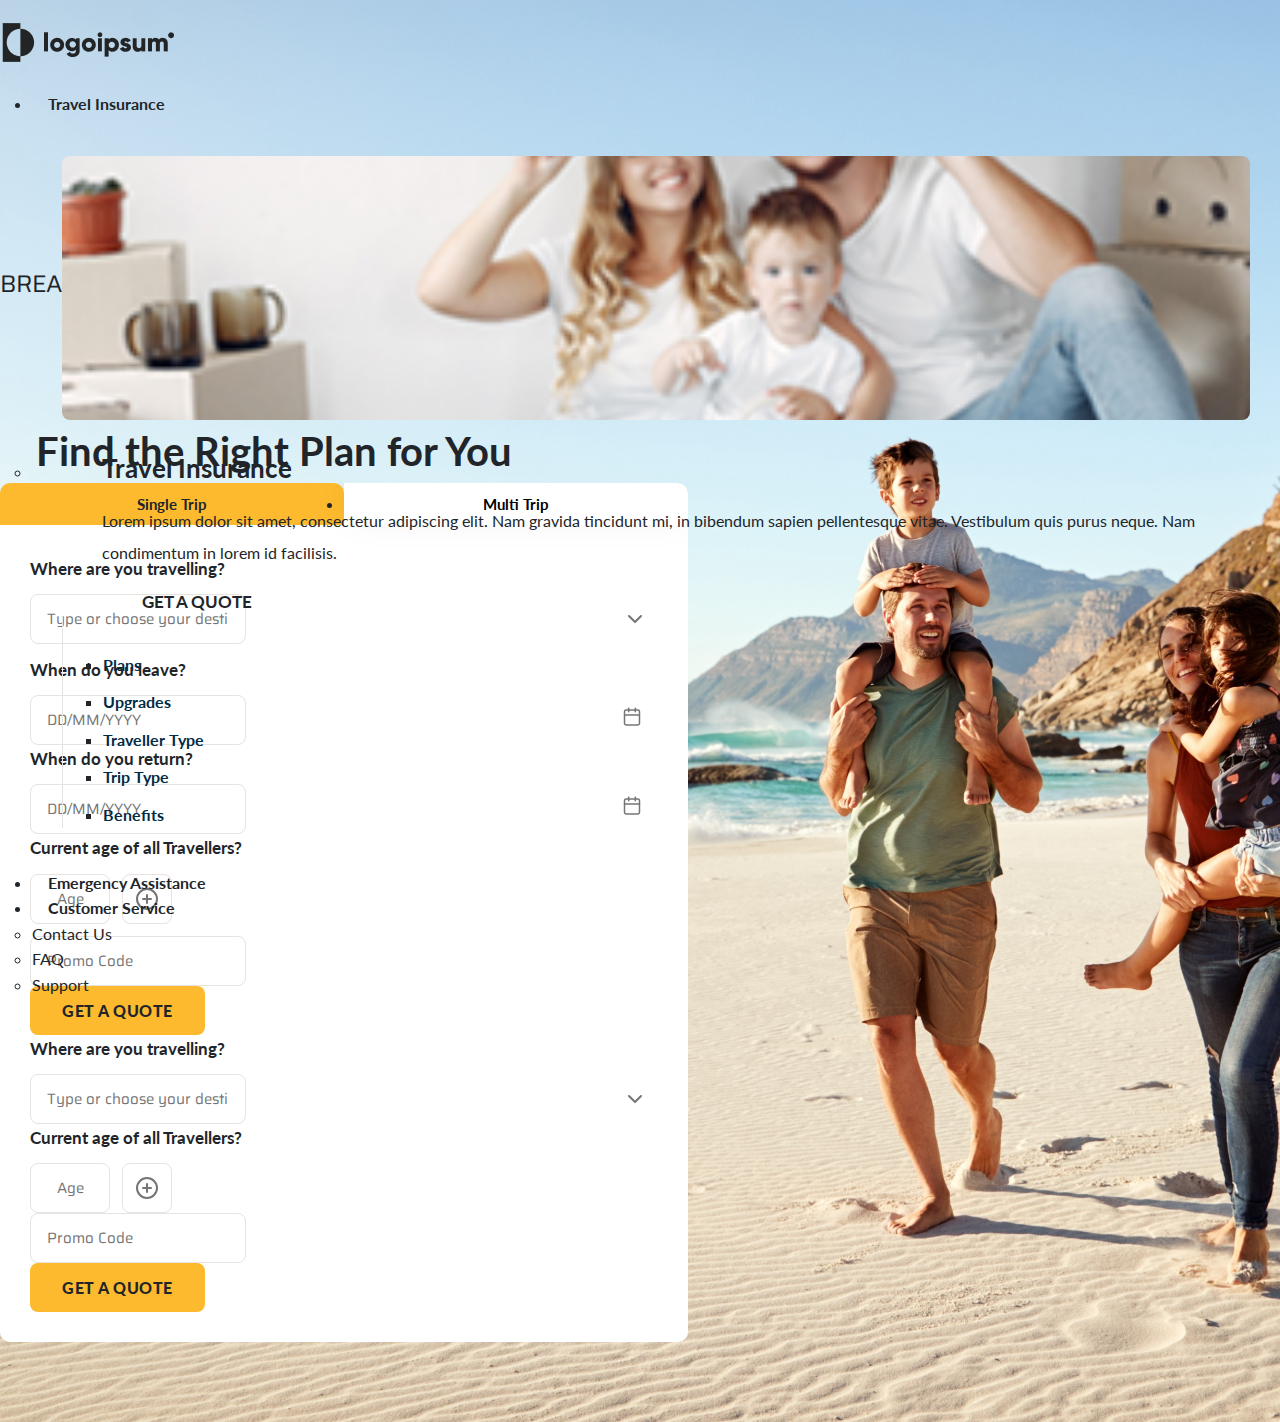
<file: Contest task/index.html>
<!DOCTYPE html>
<html lang="en">
  <head>
    <meta charset="UTF-8" />
    <meta name="viewport" content="width=device-width, initial-scale=1.0" />
    <meta
      name="description"
      content="Breaking the limits of traditional travel insurance. Find the right plan for your journey with comprehensive coverage and competitive rates."
    />
    <meta
      name="keywords"
      content="travel insurance, trip insurance, travel coverage, international travel insurance"
    />

    <meta name="author" content="Eng.Loay" />

    <title>Travel Insurance - Breaking the Limits</title>

    <!-- Preconnect to external domains -->
    <link rel="preconnect" href="https://fonts.googleapis.com" />
    <link rel="preconnect" href="https://fonts.gstatic.com" crossorigin />
    <link rel="preconnect" href="https://cdn.jsdelivr.net" />

    <link
      href="https://cdn.jsdelivr.net/npm/bootstrap@5.3.2/dist/css/bootstrap.min.css"
      rel="stylesheet"
      integrity="sha384-T3c6CoIi6uLrA9TneNEoa7RxnatzjcDSCmG1MXxSR1GAsXEV/Dwwykc2MPK8M2HN"
      crossorigin="anonymous"
    />

    <link
      href="https://fonts.googleapis.com/css2?family=Lato:wght@400;600;700;900&family=Saira:wght@400&display=swap"
      rel="stylesheet"
    />

    <link rel="stylesheet" href="assets/css/style.css" />
  </head>
  <body>
    <header class="main-header">
      <nav class="navbar navbar-expand-lg navbar-dark">
        <div class="container-fluid px-lg-5">
          <a class="navbar-brand" href="#" aria-label="Travel Insurance Home">
            <img
              src="assets/images/logo-6 (1).png"
              alt="Travel Insurance Logo"
              class="logo-img"
              width="177"
              height="45"
            />
          </a>

          <button
            class="navbar-toggler"
            type="button"
            data-bs-toggle="collapse"
            data-bs-target="#mainNavigation"
            aria-controls="mainNavigation"
            aria-expanded="false"
            aria-label="Toggle navigation"
          >
            <span class="navbar-toggler-icon"></span>
          </button>

          <div class="collapse navbar-collapse" id="mainNavigation">
            <ul class="navbar-nav ms-auto align-items-lg-center">
              <li class="nav-item dropdown">
                <a
                  class="nav-link dropdown-toggle active"
                  href="#"
                  id="travelInsuranceDropdown"
                  role="button"
                  data-bs-toggle="dropdown"
                  aria-expanded="false"
                >
                  Travel Insurance
                </a>
                <ul
                  class="dropdown-menu mega-menu"
                  aria-labelledby="travelInsuranceDropdown"
                >
                  <li class="mega-menu-content">
                    <div class="row g-0">
                      <div class="col-lg-4">
                        <img
                          src="assets/images/image 1.png"
                          alt="Family Travel Insurance"
                          class="mega-menu-image img-fluid"
                        />
                      </div>
                      <div class="col-lg-5">
                        <div class="mega-menu-info">
                          <h3 class="mega-menu-title">Travel Insurance</h3>
                          <p class="mega-menu-description">
                            Lorem ipsum dolor sit amet, consectetur adipiscing
                            elit. Nam gravida tincidunt mi, in bibendum sapien
                            pellentesque vitae. Vestibulum quis purus neque. Nam
                            condimentum in lorem id facilisis.
                          </p>
                          <a
                            href="#quote-form"
                            class="btn btn-primary mega-menu-cta"
                            >GET A QUOTE</a
                          >
                        </div>
                      </div>
                      <div class="col-lg-3">
                        <div class="mega-menu-links">
                          <ul class="list-unstyled">
                            <li><a href="#plans">Plans</a></li>
                            <li><a href="#upgrades">Upgrades</a></li>
                            <li>
                              <a href="#traveller-type">Traveller Type</a>
                            </li>
                            <li><a href="#trip-type">Trip Type</a></li>
                            <li><a href="#benefits">Benefits</a></li>
                          </ul>
                        </div>
                      </div>
                    </div>
                  </li>
                </ul>
              </li>
              <li class="nav-item">
                <a class="nav-link" href="#emergency">Emergency Assistance</a>
              </li>
              <li class="nav-item dropdown">
                <a
                  class="nav-link dropdown-toggle"
                  href="#"
                  id="customerServiceDropdown"
                  role="button"
                  data-bs-toggle="dropdown"
                  aria-expanded="false"
                >
                  Customer Service
                </a>
                <ul
                  class="dropdown-menu"
                  aria-labelledby="customerServiceDropdown"
                >
                  <li>
                    <a class="dropdown-item" href="#contact">Contact Us</a>
                  </li>
                  <li><a class="dropdown-item" href="#faq">FAQ</a></li>
                  <li><a class="dropdown-item" href="#support">Support</a></li>
                </ul>
              </li>
            </ul>
          </div>
        </div>
      </nav>
    </header>

    <section class="hero-section">
      <div class="hero-background">
        <img
          src="assets/images/HeroImage.jpeg"
          alt="Travel Destination"
          class="hero-image"
          loading="eager"
        />
        <div class="hero-overlay"></div>
      </div>

      <div class="container hero-content">
        <div class="row justify-content-center">
          <div class="col-12 text-center">
            <h1 class="hero-title">
              BREAKING THE LIMITS OF TRADITIONAL TRAVEL INSURANCE
            </h1>
            <h2 class="hero-subtitle m-4">Find the Right Plan for You</h2>
          </div>
        </div>

        <div class="row justify-content-center">
          <div class="col-10 col-md-9 col-lg-5 col-xl-4 me-5">
            <div class="quote-form-wrapper m-3" id="quote-form">
              <ul
                class="nav nav-tabs trip-type-tabs"
                id="tripTypeTabs"
                role="tablist"
              >
                <li class="nav-item" role="presentation">
                  <button
                    class="nav-link active"
                    id="single-trip-tab"
                    data-bs-toggle="tab"
                    data-bs-target="#single-trip"
                    type="button"
                    role="tab"
                    aria-controls="single-trip"
                    aria-selected="true"
                  >
                    Single Trip
                  </button>
                </li>
                <li class="nav-item" role="presentation">
                  <button
                    class="nav-link"
                    id="multi-trip-tab"
                    data-bs-toggle="tab"
                    data-bs-target="#multi-trip"
                    type="button"
                    role="tab"
                    aria-controls="multi-trip"
                    aria-selected="false"
                  >
                    Multi Trip
                  </button>
                </li>
              </ul>

              <div class="tab-content quote-form-content" id="tripTypeContent">
                <div
                  class="tab-pane fade show active"
                  id="single-trip"
                  role="tabpanel"
                  aria-labelledby="single-trip-tab"
                >
                  <form id="quoteForm" class="quote-form" novalidate>
                    <div class="form-group mb-4">
                      <label for="destination-input" class="form-label"
                        >Where are you travelling?</label
                      >
                      <div class="destination-input-wrapper">
                        <input
                          type="text"
                          class="form-control destination-input"
                          id="destination-input"
                          placeholder="Type or choose your destinations"
                          autocomplete="off"
                        />
                        <button
                          type="button"
                          class="btn-dropdown-toggle"
                          id="destination-dropdown-btn"
                          aria-label="Open destination dropdown"
                          aria-expanded="false"
                        >
                          <svg
                            width="24"
                            height="24"
                            viewBox="0 0 24 24"
                            fill="none"
                            xmlns="http://www.w3.org/2000/svg"
                          >
                            <path
                              d="M6 9L12 15L18 9"
                              stroke="currentColor"
                              stroke-width="2"
                              stroke-linecap="round"
                              stroke-linejoin="round"
                            />
                          </svg>
                        </button>
                        <div
                          class="destination-dropdown"
                          id="destination-dropdown"
                        >
                          <div class="destination-search">
                            <input
                              type="text"
                              class="form-control form-control-sm"
                              id="destination-search"
                              placeholder="Search destinations..."
                            />
                          </div>
                          <ul
                            class="destination-list"
                            id="destination-list"
                          ></ul>
                        </div>
                      </div>
                      <div
                        class="selected-destinations"
                        id="selected-destinations"
                      ></div>
                    </div>

                    <div class="form-group mb-4">
                      <label for="departure-date" class="form-label"
                        >When do you leave?</label
                      >
                      <div class="date-input-wrapper">
                        <input
                          type="text"
                          class="form-control date-input"
                          id="departure-date"
                          placeholder="DD/MM/YYYY"
                          autocomplete="off"
                        />
                        <span class="calendar-icon">
                          <svg
                            width="20"
                            height="20"
                            viewBox="0 0 20 20"
                            fill="none"
                            xmlns="http://www.w3.org/2000/svg"
                          >
                            <path
                              d="M15.8333 3.33334H4.16667C3.24619 3.33334 2.5 4.07953 2.5 5.00001V16.6667C2.5 17.5872 3.24619 18.3333 4.16667 18.3333H15.8333C16.7538 18.3333 17.5 17.5872 17.5 16.6667V5.00001C17.5 4.07953 16.7538 3.33334 15.8333 3.33334Z"
                              stroke="currentColor"
                              stroke-width="1.5"
                              stroke-linecap="round"
                              stroke-linejoin="round"
                            />
                            <path
                              d="M13.3333 1.66666V4.99999"
                              stroke="currentColor"
                              stroke-width="1.5"
                              stroke-linecap="round"
                              stroke-linejoin="round"
                            />
                            <path
                              d="M6.66667 1.66666V4.99999"
                              stroke="currentColor"
                              stroke-width="1.5"
                              stroke-linecap="round"
                              stroke-linejoin="round"
                            />
                            <path
                              d="M2.5 8.33334H17.5"
                              stroke="currentColor"
                              stroke-width="1.5"
                              stroke-linecap="round"
                              stroke-linejoin="round"
                            />
                          </svg>
                        </span>
                      </div>
                    </div>

                    <div class="form-group mb-4">
                      <label for="return-date" class="form-label"
                        >When do you return?</label
                      >
                      <div class="date-input-wrapper">
                        <input
                          type="text"
                          class="form-control date-input"
                          id="return-date"
                          placeholder="DD/MM/YYYY"
                          autocomplete="off"
                        />
                        <span class="calendar-icon">
                          <svg
                            width="20"
                            height="20"
                            viewBox="0 0 20 20"
                            fill="none"
                            xmlns="http://www.w3.org/2000/svg"
                          >
                            <path
                              d="M15.8333 3.33334H4.16667C3.24619 3.33334 2.5 4.07953 2.5 5.00001V16.6667C2.5 17.5872 3.24619 18.3333 4.16667 18.3333H15.8333C16.7538 18.3333 17.5 17.5872 17.5 16.6667V5.00001C17.5 4.07953 16.7538 3.33334 15.8333 3.33334Z"
                              stroke="currentColor"
                              stroke-width="1.5"
                              stroke-linecap="round"
                              stroke-linejoin="round"
                            />
                            <path
                              d="M13.3333 1.66666V4.99999"
                              stroke="currentColor"
                              stroke-width="1.5"
                              stroke-linecap="round"
                              stroke-linejoin="round"
                            />
                            <path
                              d="M6.66667 1.66666V4.99999"
                              stroke="currentColor"
                              stroke-width="1.5"
                              stroke-linecap="round"
                              stroke-linejoin="round"
                            />
                            <path
                              d="M2.5 8.33334H17.5"
                              stroke="currentColor"
                              stroke-width="1.5"
                              stroke-linecap="round"
                              stroke-linejoin="round"
                            />
                          </svg>
                        </span>
                      </div>
                    </div>

                    <div class="form-group mb-4">
                      <label for="traveller-age" class="form-label"
                        >Current age of all Travellers?</label
                      >
                      <div class="age-input-group">
                        <input
                          type="number"
                          class="form-control age-input"
                          id="traveller-age"
                          min="0"
                          max="120"
                          placeholder="Age"
                        />
                        <button
                          type="button"
                          class="btn-add-age"
                          id="add-age-btn"
                          aria-label="Add another traveller"
                        >
                          <svg
                            width="24"
                            height="24"
                            viewBox="0 0 24 24"
                            fill="none"
                            xmlns="http://www.w3.org/2000/svg"
                          >
                            <circle
                              cx="12"
                              cy="12"
                              r="10"
                              stroke="currentColor"
                              stroke-width="2"
                            />
                            <path
                              d="M12 8V16M8 12H16"
                              stroke="currentColor"
                              stroke-width="2"
                              stroke-linecap="round"
                            />
                          </svg>
                        </button>
                      </div>
                      <div
                        class="traveller-ages-list"
                        id="traveller-ages-list"
                      ></div>
                    </div>

                    <div class="form-group mb-4">
                      <input
                        type="text"
                        class="form-control promo-input"
                        id="promo-code"
                        placeholder="Promo Code"
                      />
                    </div>

                    <button
                      type="submit"
                      class="btn btn-primary btn-submit w-100"
                    >
                      GET A QUOTE
                    </button>
                  </form>
                </div>

                <div
                  class="tab-pane fade"
                  id="multi-trip"
                  role="tabpanel"
                  aria-labelledby="multi-trip-tab"
                >
                  <form id="multiTripForm" class="quote-form" novalidate>
                    <div class="form-group mb-4">
                      <label for="multi-destination-input" class="form-label"
                        >Where are you travelling?</label
                      >
                      <div class="destination-input-wrapper">
                        <input
                          type="text"
                          class="form-control destination-input"
                          id="multi-destination-input"
                          placeholder="Type or choose your destinations"
                          autocomplete="off"
                        />
                        <button
                          type="button"
                          class="btn-dropdown-toggle"
                          aria-label="Open destination dropdown"
                        >
                          <svg
                            width="24"
                            height="24"
                            viewBox="0 0 24 24"
                            fill="none"
                            xmlns="http://www.w3.org/2000/svg"
                          >
                            <path
                              d="M6 9L12 15L18 9"
                              stroke="currentColor"
                              stroke-width="2"
                              stroke-linecap="round"
                              stroke-linejoin="round"
                            />
                          </svg>
                        </button>
                      </div>
                    </div>

                    <div class="form-group mb-4">
                      <label for="multi-traveller-age" class="form-label"
                        >Current age of all Travellers?</label
                      >
                      <div class="age-input-group">
                        <input
                          type="number"
                          class="form-control age-input"
                          id="multi-traveller-age"
                          min="0"
                          max="120"
                          placeholder="Age"
                        />
                        <button
                          type="button"
                          class="btn-add-age"
                          aria-label="Add another traveller"
                        >
                          <svg
                            width="24"
                            height="24"
                            viewBox="0 0 24 24"
                            fill="none"
                            xmlns="http://www.w3.org/2000/svg"
                          >
                            <circle
                              cx="12"
                              cy="12"
                              r="10"
                              stroke="currentColor"
                              stroke-width="2"
                            />
                            <path
                              d="M12 8V16M8 12H16"
                              stroke="currentColor"
                              stroke-width="2"
                              stroke-linecap="round"
                            />
                          </svg>
                        </button>
                      </div>
                    </div>

                    <div class="form-group mb-4">
                      <input
                        type="text"
                        class="form-control promo-input"
                        id="multi-promo-code"
                        placeholder="Promo Code"
                      />
                    </div>

                    <button
                      type="submit"
                      class="btn btn-primary btn-submit w-100"
                    >
                      GET A QUOTE
                    </button>
                  </form>
                </div>
              </div>
            </div>
          </div>
        </div>
      </div>
    </section>

    <script
      src="https://cdn.jsdelivr.net/npm/bootstrap@5.3.2/dist/js/bootstrap.bundle.min.js"
      integrity="sha384-C6RzsynM9kWDrMNeT87bh95OGNyZPhcTNXj1NW7RuBCsyN/o0jlpcV8Qyq46cDfL"
      crossorigin="anonymous"
    ></script>

    <script
      src="https://code.jquery.com/jquery-3.7.1.min.js"
      integrity="sha256-/JqT3SQfawRcv/BIHPThkBvs0OEvtFFmqPF/lYI/Cxo="
      crossorigin="anonymous"
    ></script>

    <script src="assets/js/script.js"></script>
  </body>
</html>
</file>
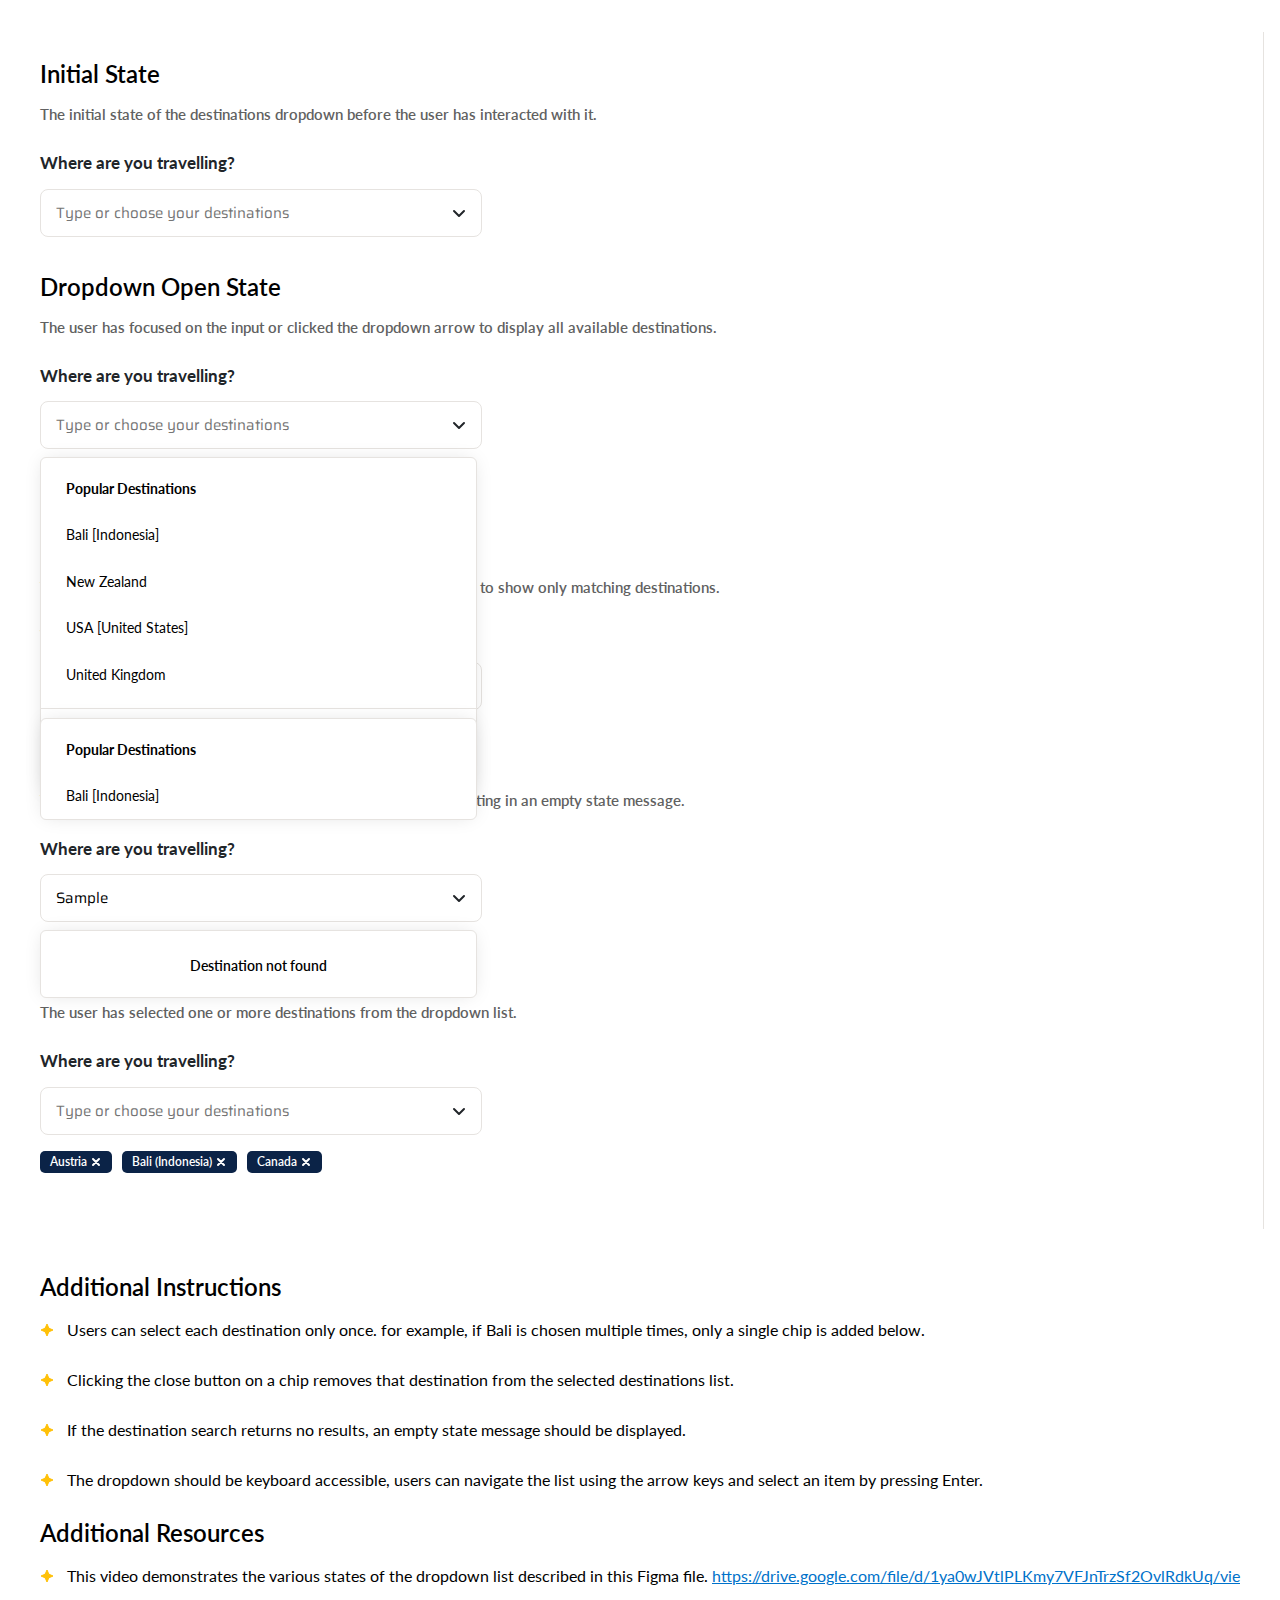
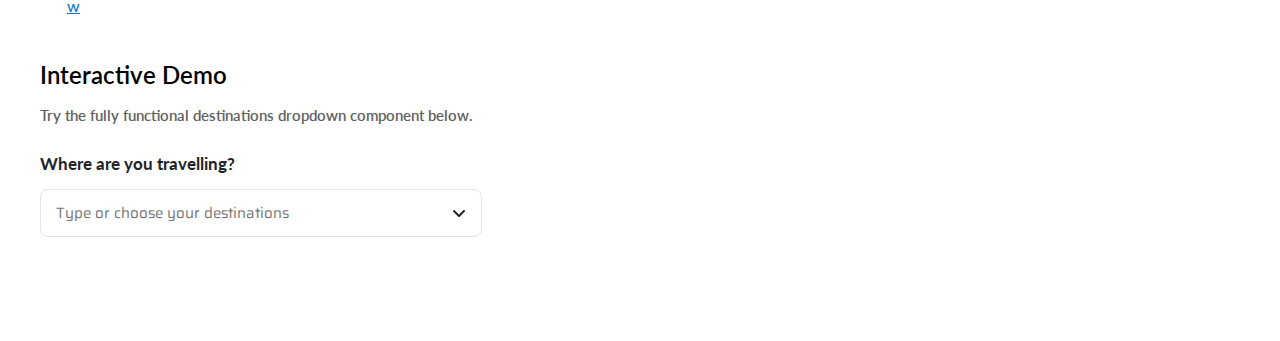
<file: Contest task/Destibation_DropDown.html>
<!DOCTYPE html>
<html lang="en">
<head>
  <meta charset="UTF-8">
  <meta name="viewport" content="width=device-width, initial-scale=1.0">
  <meta name="description" content="Interactive destinations dropdown component for travel selection">
  <meta name="keywords" content="destinations, travel, dropdown, selection">
  <title>Destinations Dropdown Component</title>
  
  <link rel="preconnect" href="https://cdn.jsdelivr.net">
  <link rel="preconnect" href="https://fonts.googleapis.com">
  <link rel="preconnect" href="https://fonts.gstatic.com" crossorigin>
  
  <link href="https://cdn.jsdelivr.net/npm/bootstrap@5.3.2/dist/css/bootstrap.min.css" rel="stylesheet" integrity="sha384-T3c6CoIi6uLrA9TneNEoa7RxnatzjcDSCmG1MXxSR1GAsXEV/Dwwykc2MPK8M2HN" crossorigin="anonymous">
  
  <link href="https://fonts.googleapis.com/css2?family=Lato:wght@400;600;700&family=Saira:wght@400&display=swap" rel="stylesheet">
  
  <link rel="stylesheet" href="assets/css/styles.css">
</head>
<body>
  <main class="destinations-container">
    <div class="container-fluid">
      <div class="row">
        <div class="col-12 col-lg-4 col-xl-3 section-column">
          <section class="state-section" id="initialState">
            <h2 class="section-title">Initial State</h2>
            <p class="section-description">The initial state of the destinations dropdown before the user has interacted with it.</p>
            
            <div class="destination-input-wrapper">
              <label for="destinationInput1" class="input-label">Where are you travelling?</label>
              <div class="input-container">
                <input 
                  type="text" 
                  id="destinationInput1" 
                  class="destination-input" 
                  placeholder="Type or choose your destinations"
                  aria-label="Type or choose your destinations"
                  aria-expanded="false"
                  aria-haspopup="listbox"
                  role="combobox"
                  autocomplete="off"
                >
                <button 
                  class="dropdown-toggle-btn" 
                  type="button" 
                  aria-label="Open destinations dropdown"
                  aria-expanded="false"
                >
                  <svg width="24" height="24" viewBox="0 0 24 24" fill="none" xmlns="http://www.w3.org/2000/svg" aria-hidden="true">
                    <path d="M7 10L12 15L17 10" stroke="#212529" stroke-width="2" stroke-linecap="round" stroke-linejoin="round"/>
                  </svg>
                </button>
              </div>
            </div>
          </section>

          <section class="state-section mt-5" id="dropdownOpenState">
            <h2 class="section-title">Dropdown Open State</h2>
            <p class="section-description">The user has focused on the input or clicked the dropdown arrow to display all available destinations.</p>
            
            <div class="destination-input-wrapper">
              <label for="destinationInput2" class="input-label">Where are you travelling?</label>
              <div class="input-container">
                <input 
                  type="text" 
                  id="destinationInput2" 
                  class="destination-input" 
                  placeholder="Type or choose your destinations"
                  aria-label="Type or choose your destinations"
                  aria-expanded="true"
                  aria-haspopup="listbox"
                  role="combobox"
                  aria-controls="dropdownList2"
                  autocomplete="off"
                >
                <button 
                  class="dropdown-toggle-btn active" 
                  type="button" 
                  aria-label="Close destinations dropdown"
                  aria-expanded="true"
                >
                  <svg width="24" height="24" viewBox="0 0 24 24" fill="none" xmlns="http://www.w3.org/2000/svg" aria-hidden="true">
                    <path d="M7 14L12 9L17 14" stroke="#212529" stroke-width="2" stroke-linecap="round" stroke-linejoin="round"/>
                  </svg>
                </button>
              </div>
              
              <div class="dropdown-menu-custom show" id="dropdownList2" role="listbox" aria-label="Popular Destinations">
                <div class="dropdown-header">Popular Destinations</div>
                <div class="dropdown-items-wrapper">
                  <div class="dropdown-item-custom" role="option" tabindex="0" data-value="Bali [Indonesia]">Bali [Indonesia]</div>
                  <div class="dropdown-item-custom" role="option" tabindex="-1" data-value="New Zealand">New Zealand</div>
                  <div class="dropdown-item-custom" role="option" tabindex="-1" data-value="USA [United States]">USA [United States]</div>
                  <div class="dropdown-item-custom" role="option" tabindex="-1" data-value="United Kingdom">United Kingdom</div>
                  <div class="dropdown-divider-custom"></div>
                  <div class="dropdown-item-custom" role="option" tabindex="-1" data-value="World Wide">World Wide</div>
                  <div class="dropdown-item-custom" role="option" tabindex="-1" data-value="All of Europe">All of Europe</div>
                  <div class="dropdown-item-custom" role="option" tabindex="-1" data-value="All of Asia">All of Asia</div>
                </div>
                <div class="dropdown-scrollbar">
                  <div class="scrollbar-thumb"></div>
                </div>
              </div>
            </div>
          </section>
        </div>

        <div class="col-12 col-lg-4 col-xl-3 section-column">
          <section class="state-section" id="searchState">
            <h2 class="section-title">Dropdown Search State</h2>
            <p class="section-description">The user begins typing a destination name, filtering the dropdown to show only matching destinations.</p>
            
            <div class="destination-input-wrapper">
              <label for="destinationInput3" class="input-label">Where are you travelling?</label>
              <div class="input-container">
                <input 
                  type="text" 
                  id="destinationInput3" 
                  class="destination-input" 
                  value="Bal"
                  aria-label="Type or choose your destinations"
                  aria-expanded="true"
                  aria-haspopup="listbox"
                  role="combobox"
                  aria-controls="dropdownList3"
                  autocomplete="off"
                >
                <button 
                  class="dropdown-toggle-btn active" 
                  type="button" 
                  aria-label="Close destinations dropdown"
                  aria-expanded="true"
                >
                  <svg width="24" height="24" viewBox="0 0 24 24" fill="none" xmlns="http://www.w3.org/2000/svg" aria-hidden="true">
                    <path d="M7 14L12 9L17 14" stroke="#212529" stroke-width="2" stroke-linecap="round" stroke-linejoin="round"/>
                  </svg>
                </button>
              </div>
              
              <div class="dropdown-menu-custom show" id="dropdownList3" role="listbox" aria-label="Filtered Destinations">
                <div class="dropdown-header">Popular Destinations</div>
                <div class="dropdown-items-wrapper">
                  <div class="dropdown-item-custom" role="option" tabindex="0" data-value="Bali [Indonesia]">Bali [Indonesia]</div>
                </div>
              </div>
            </div>
          </section>

          <section class="state-section mt-5" id="emptyState">
            <h2 class="section-title">Empty Search State</h2>
            <p class="section-description">The user has entered a destination name that isn't in the list, resulting in an empty state message.</p>
            
            <div class="destination-input-wrapper">
              <label for="destinationInput4" class="input-label">Where are you travelling?</label>
              <div class="input-container">
                <input 
                  type="text" 
                  id="destinationInput4" 
                  class="destination-input" 
                  value="Sample"
                  aria-label="Type or choose your destinations"
                  aria-expanded="true"
                  aria-haspopup="listbox"
                  role="combobox"
                  aria-controls="dropdownList4"
                  autocomplete="off"
                >
                <button 
                  class="dropdown-toggle-btn active" 
                  type="button" 
                  aria-label="Close destinations dropdown"
                  aria-expanded="true"
                >
                  <svg width="24" height="24" viewBox="0 0 24 24" fill="none" xmlns="http://www.w3.org/2000/svg" aria-hidden="true">
                    <path d="M7 14L12 9L17 14" stroke="#212529" stroke-width="2" stroke-linecap="round" stroke-linejoin="round"/>
                  </svg>
                </button>
              </div>
              
              <div class="dropdown-menu-custom show empty-state" id="dropdownList4" role="status" aria-live="polite">
                <div class="empty-message">Destination not found</div>
              </div>
            </div>
          </section>

          <section class="state-section mt-5" id="selectedState">
            <h2 class="section-title">Destination Selected State</h2>
            <p class="section-description">The user has selected one or more destinations from the dropdown list.</p>
            
            <div class="destination-input-wrapper">
              <label for="destinationInput5" class="input-label">Where are you travelling?</label>
              <div class="input-container">
                <input 
                  type="text" 
                  id="destinationInput5" 
                  class="destination-input" 
                  placeholder="Type or choose your destinations"
                  aria-label="Type or choose your destinations"
                  aria-expanded="false"
                  aria-haspopup="listbox"
                  role="combobox"
                  autocomplete="off"
                >
                <button 
                  class="dropdown-toggle-btn" 
                  type="button" 
                  aria-label="Open destinations dropdown"
                  aria-expanded="false"
                >
                  <svg width="24" height="24" viewBox="0 0 24 24" fill="none" xmlns="http://www.w3.org/2000/svg" aria-hidden="true">
                    <path d="M7 10L12 15L17 10" stroke="#212529" stroke-width="2" stroke-linecap="round" stroke-linejoin="round"/>
                  </svg>
                </button>
              </div>
              
              <div class="selected-chips-container" aria-label="Selected destinations">
                <div class="destination-chip">
                  <span class="chip-text">Austria</span>
                  <button type="button" class="chip-remove-btn" aria-label="Remove Austria">
                    <svg width="12" height="12" viewBox="0 0 12 12" fill="none" xmlns="http://www.w3.org/2000/svg" aria-hidden="true">
                      <path d="M9 3L3 9M3 3L9 9" stroke="white" stroke-width="2" stroke-linecap="round"/>
                    </svg>
                  </button>
                </div>
                <div class="destination-chip">
                  <span class="chip-text">Bali (Indonesia)</span>
                  <button type="button" class="chip-remove-btn" aria-label="Remove Bali (Indonesia)">
                    <svg width="12" height="12" viewBox="0 0 12 12" fill="none" xmlns="http://www.w3.org/2000/svg" aria-hidden="true">
                      <path d="M9 3L3 9M3 3L9 9" stroke="white" stroke-width="2" stroke-linecap="round"/>
                    </svg>
                  </button>
                </div>
                <div class="destination-chip">
                  <span class="chip-text">Canada</span>
                  <button type="button" class="chip-remove-btn" aria-label="Remove Canada">
                    <svg width="12" height="12" viewBox="0 0 12 12" fill="none" xmlns="http://www.w3.org/2000/svg" aria-hidden="true">
                      <path d="M9 3L3 9M3 3L9 9" stroke="white" stroke-width="2" stroke-linecap="round"/>
                    </svg>
                  </button>
                </div>
              </div>
            </div>
          </section>
        </div>

        <div class="col-12 col-lg-4 col-xl-6 section-column">
          <aside class="instructions-section">
            <h2 class="section-title">Additional Instructions</h2>
            
            <div class="instruction-item">
              <svg class="instruction-icon" width="14" height="14" viewBox="0 0 14 14" fill="none" xmlns="http://www.w3.org/2000/svg" aria-hidden="true">
                <path d="M7 1L8.854 5.146L13 7L8.854 8.854L7 13L5.146 8.854L1 7L5.146 5.146L7 1Z" fill="#FFC107" stroke="#FFC107" stroke-width="1"/>
              </svg>
              <p class="instruction-text">Users can select each destination only once. for example, if Bali is chosen multiple times, only a single chip is added below.</p>
            </div>
            
            <div class="instruction-item">
              <svg class="instruction-icon" width="14" height="14" viewBox="0 0 14 14" fill="none" xmlns="http://www.w3.org/2000/svg" aria-hidden="true">
                <path d="M7 1L8.854 5.146L13 7L8.854 8.854L7 13L5.146 8.854L1 7L5.146 5.146L7 1Z" fill="#FFC107" stroke="#FFC107" stroke-width="1"/>
              </svg>
              <p class="instruction-text">Clicking the close button on a chip removes that destination from the selected destinations list.</p>
            </div>
            
            <div class="instruction-item">
              <svg class="instruction-icon" width="14" height="14" viewBox="0 0 14 14" fill="none" xmlns="http://www.w3.org/2000/svg" aria-hidden="true">
                <path d="M7 1L8.854 5.146L13 7L8.854 8.854L7 13L5.146 8.854L1 7L5.146 5.146L7 1Z" fill="#FFC107" stroke="#FFC107" stroke-width="1"/>
              </svg>
              <p class="instruction-text">If the destination search returns no results, an empty state message should be displayed.</p>
            </div>
            
            <div class="instruction-item">
              <svg class="instruction-icon" width="14" height="14" viewBox="0 0 14 14" fill="none" xmlns="http://www.w3.org/2000/svg" aria-hidden="true">
                <path d="M7 1L8.854 5.146L13 7L8.854 8.854L7 13L5.146 8.854L1 7L5.146 5.146L7 1Z" fill="#FFC107" stroke="#FFC107" stroke-width="1"/>
              </svg>
              <p class="instruction-text">The dropdown should be keyboard accessible, users can navigate the list using the arrow keys and select an item by pressing Enter.</p>
            </div>

            <h2 class="section-title mt-5">Additional Resources</h2>
            
            <div class="instruction-item">
              <svg class="instruction-icon" width="14" height="14" viewBox="0 0 14 14" fill="none" xmlns="http://www.w3.org/2000/svg" aria-hidden="true">
                <path d="M7 1L8.854 5.146L13 7L8.854 8.854L7 13L5.146 8.854L1 7L5.146 5.146L7 1Z" fill="#FFC107" stroke="#FFC107" stroke-width="1"/>
              </svg>
              <p class="instruction-text">
                This video demonstrates the various states of the dropdown list described in this Figma file. 
                <a href="https://drive.google.com/file/d/1ya0wJVtlPLKmy7VFJnTrzSf2OvlRdkUq/view" target="_blank" rel="noopener noreferrer" class="resource-link">
                  https://drive.google.com/file/d/1ya0wJVtlPLKmy7VFJnTrzSf2OvlRdkUq/view
                </a>
              </p>
            </div>
          </aside>

          <section class="demo-section mt-5">
            <h2 class="section-title">Interactive Demo</h2>
            <p class="section-description">Try the fully functional destinations dropdown component below.</p>
            
            <div class="destination-input-wrapper" id="interactiveDemo">
              <label for="destinationInputDemo" class="input-label">Where are you travelling?</label>
              <div class="input-container">
                <input 
                  type="text" 
                  id="destinationInputDemo" 
                  class="destination-input" 
                  placeholder="Type or choose your destinations"
                  aria-label="Type or choose your destinations"
                  aria-expanded="false"
                  aria-haspopup="listbox"
                  role="combobox"
                  aria-controls="dropdownListDemo"
                  autocomplete="off"
                >
                <button 
                  class="dropdown-toggle-btn" 
                  type="button" 
                  aria-label="Toggle destinations dropdown"
                  aria-expanded="false"
                >
                  <svg width="24" height="24" viewBox="0 0 24 24" fill="none" xmlns="http://www.w3.org/2000/svg" aria-hidden="true">
                    <path d="M7 10L12 15L17 10" stroke="#212529" stroke-width="2" stroke-linecap="round" stroke-linejoin="round"/>
                  </svg>
                </button>
              </div>
              
              <div class="dropdown-menu-custom" id="dropdownListDemo" role="listbox" aria-label="Popular Destinations">
                <div class="dropdown-header">Popular Destinations</div>
                <div class="dropdown-items-wrapper">
                  <div class="dropdown-item-custom" role="option" tabindex="-1" data-value="Bali [Indonesia]">Bali [Indonesia]</div>
                  <div class="dropdown-item-custom" role="option" tabindex="-1" data-value="New Zealand">New Zealand</div>
                  <div class="dropdown-item-custom" role="option" tabindex="-1" data-value="USA [United States]">USA [United States]</div>
                  <div class="dropdown-item-custom" role="option" tabindex="-1" data-value="United Kingdom">United Kingdom</div>
                  <div class="dropdown-item-custom" role="option" tabindex="-1" data-value="Austria">Austria</div>
                  <div class="dropdown-item-custom" role="option" tabindex="-1" data-value="Canada">Canada</div>
                  <div class="dropdown-divider-custom"></div>
                  <div class="dropdown-item-custom" role="option" tabindex="-1" data-value="World Wide">World Wide</div>
                  <div class="dropdown-item-custom" role="option" tabindex="-1" data-value="All of Europe">All of Europe</div>
                  <div class="dropdown-item-custom" role="option" tabindex="-1" data-value="All of Asia">All of Asia</div>
                </div>
                <div class="dropdown-scrollbar">
                  <div class="scrollbar-thumb"></div>
                </div>
              </div>
              
              <div class="selected-chips-container" aria-label="Selected destinations"></div>
            </div>
          </section>
        </div>
      </div>
    </div>
  </main>

  <script src="https://code.jquery.com/jquery-3.7.1.min.js" integrity="sha256-/JqT3SQfawRcv/BIHPThkBvs0OEvtFFmqPF/lYI/Cxo=" crossorigin="anonymous"></script>
  
  <script src="https://cdn.jsdelivr.net/npm/bootstrap@5.3.2/dist/js/bootstrap.bundle.min.js" integrity="sha384-C6RzsynM9kWDrMNeT87bh95OGNyZPhcTNXj1NW7RuBCsyN/o0jlpcV8Qyq46cDfL" crossorigin="anonymous"></script>
  
  <script src="assets/js/Destination_script.js"></script>
</body>
</html>
</file>
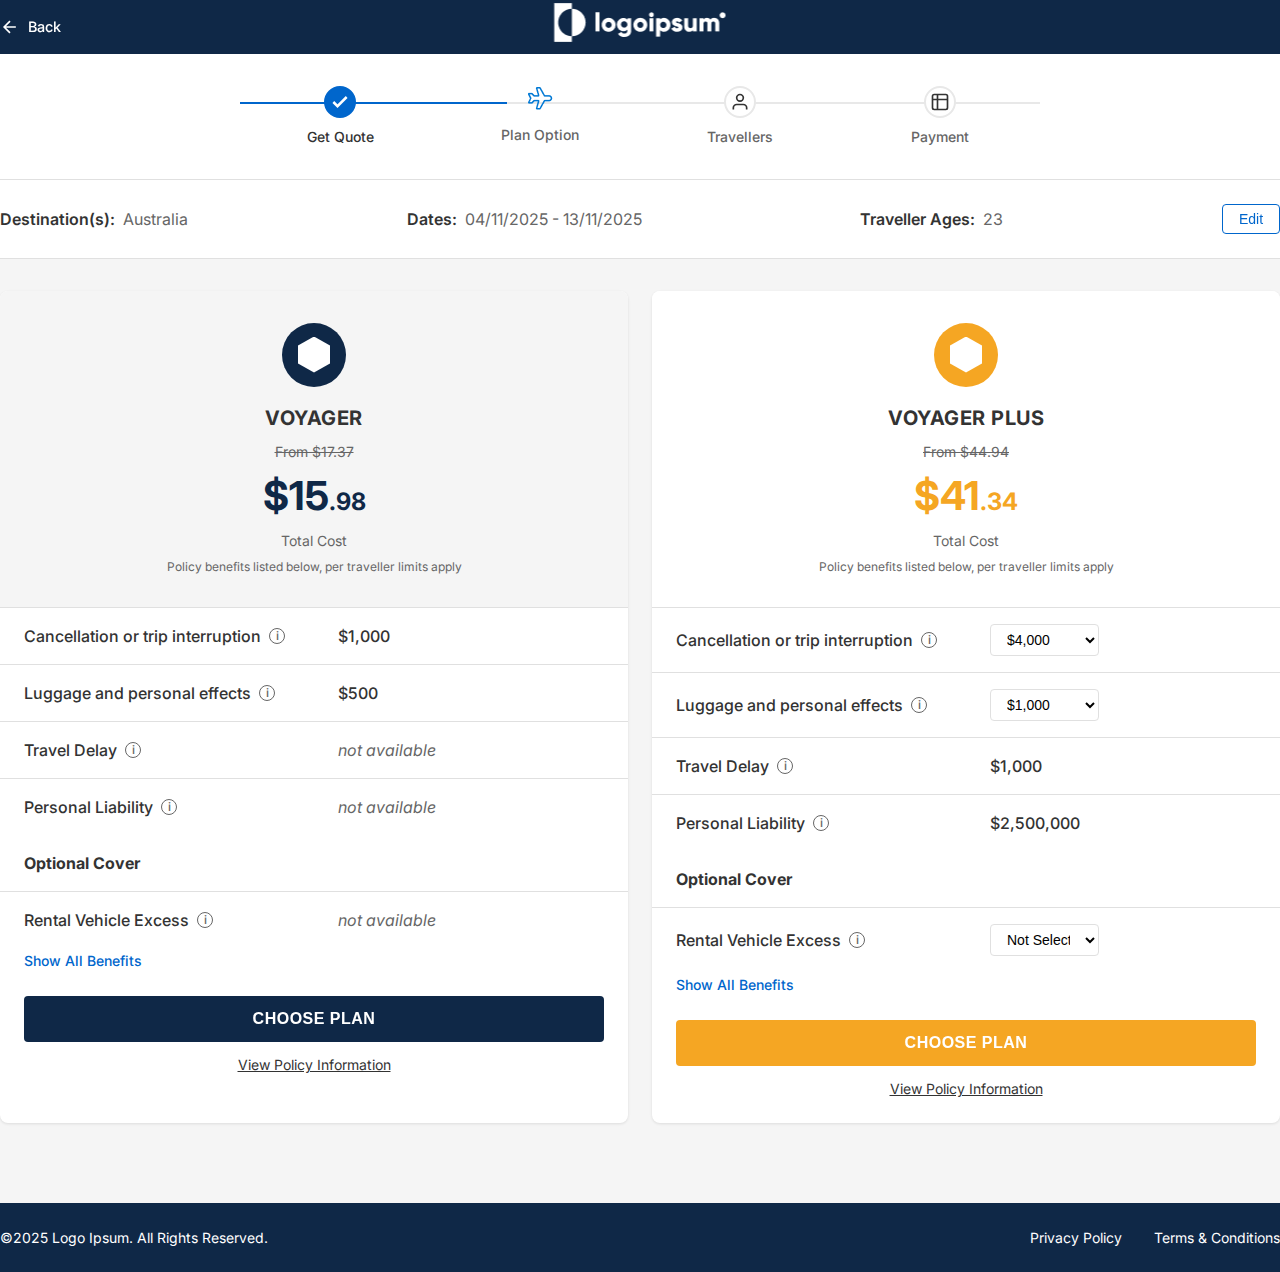
<file: Contest task/planepage.html>
<!DOCTYPE html>
<html lang="en">
<head>
    <meta charset="UTF-8">
    <meta name="viewport" content="width=device-width, initial-scale=1.0">
    <meta name="description" content="Compare travel insurance plans for your trip to Australia. Choose between Voyager and Voyager Plus coverage options.">
    <meta name="keywords" content="travel insurance, trip insurance, travel coverage, international travel insurance"/>
    <meta name="author" content="Eng.Loay" />
    <title>Travel Insurance Plans - Logo Ipsum</title>
    
    <link rel="preconnect" href="https://cdn.jsdelivr.net">
    <link rel="preconnect" href="https://fonts.googleapis.com">
    <link rel="preconnect" href="https://fonts.gstatic.com" crossorigin>
    

    <link href="https://cdn.jsdelivr.net/npm/bootstrap@5.3.2/dist/css/bootstrap.min.css" rel="stylesheet" integrity="sha384-T3c6CoIi6uLrA9TneNEoa7RxnatzjcDSCmG1MXxSR1GAsXEV/Dwwykc2MPK8M2HN" crossorigin="anonymous">
    
   
    <link href="https://fonts.googleapis.com/css2?family=Inter:wght@400;500;600;700&display=swap" rel="stylesheet">
    
    <style>
        :root {
            --navy-dark: #0f2847;
            --navy-medium: #1a3a5c;
            --white: #ffffff;
            --gray-light: #f5f5f5;
            --gray-medium: #e8e8e8;
            --gray-text: #666666;
            --gray-dark: #333333;
            --blue-primary: #0066cc;
            --yellow-primary: #f5a623;
            --border-color: #e0e0e0;
        }
        
        * {
            margin: 0;
            padding: 0;
            box-sizing: border-box;
        }
        
        body {
            font-family: 'Inter', -apple-system, BlinkMacSystemFont, 'Segoe UI', Roboto, sans-serif;
            color: var(--gray-dark);
            background-color: var(--gray-light);
            line-height: 1.5;
        }
        
        /* Header */
        .header {
            background-color: var(--navy-dark);
            padding: 1rem 0;
            box-shadow: 0 2px 4px rgba(0, 0, 0, 0.1);
        }
        
        .header-content {
            display: flex;
            align-items: center;
            justify-content: space-between;
        }
        
        .back-button {
            display: flex;
            align-items: center;
            gap: 0.5rem;
            color: var(--white);
            text-decoration: none;
            font-size: 0.9rem;
            font-weight: 500;
            transition: opacity 0.3s ease;
        }
        
        .back-button:hover {
            opacity: 0.8;
            color: var(--white);
        }
        
        .back-icon {
            width: 20px;
            height: 20px;
        }
        
        .logo {
            position: absolute;
            left: 50%;
            transform: translateX(-50%);
            display: flex;
            align-items: center;
            gap: 0.5rem;
            color: var(--white);
            font-size: 1.25rem;
            font-weight: 600;
        }
        
        .logo-icon {
            width: 24px;
            height: 24px;
            background: var(--white);
            border-radius: 4px;
            display: flex;
            align-items: center;
            justify-content: center;
        }
        
        .logo-shield {
            width: 14px;
            height: 16px;
            background: var(--navy-dark);
            clip-path: polygon(50% 0%, 100% 25%, 100% 75%, 50% 100%, 0% 75%, 0% 25%);
        }
        
       
        .progress-stepper {
            background: var(--white);
            padding: 2rem 0;
            border-bottom: 1px solid var(--border-color);
        }
        
        .stepper-container {
            display: flex;
            justify-content: space-between;
            align-items: center;
            position: relative;
            max-width: 800px;
            margin: 0 auto;
        }
        
        .stepper-line {
            position: absolute;
            top: 16px;
            left: 0;
            right: 0;
            height: 2px;
            background: var(--gray-medium);
            z-index: 0;
        }
        
        .stepper-progress {
            position: absolute;
            top: 0;
            left: 0;
            height: 100%;
            background: var(--blue-primary);
            width: 33.33%;
            transition: width 0.5s ease;
        }
        
        .stepper-step {
            display: flex;
            flex-direction: column;
            align-items: center;
            gap: 0.5rem;
            position: relative;
            z-index: 1;
            flex: 1;
        }
        
        .step-circle {
            width: 32px;
            height: 32px;
            border-radius: 50%;
            background: var(--white);
            border: 2px solid var(--gray-medium);
            display: flex;
            align-items: center;
            justify-content: center;
            font-weight: 600;
            transition: all 0.3s ease;
        }
        
        .step-circle.completed {
            background: var(--blue-primary);
            border-color: var(--blue-primary);
            color: var(--white);
        }
        
        .step-circle.active {
            border-color: var(--blue-primary);
            background: var(--white);
        }
        
        .step-icon {
            width: 20px;
            height: 20px;
        }
        
        .step-label {
            font-size: 0.875rem;
            font-weight: 500;
            color: var(--gray-text);
        }
        
        .step-circle.completed ~ .step-label,
        .step-circle.active ~ .step-label {
            color: var(--gray-dark);
        }
        
        
        .trip-info-bar {
            background: var(--white);
            padding: 1.5rem 0;
            border-bottom: 1px solid var(--border-color);
        }
        
        .trip-info-content {
            display: flex;
            justify-content: space-between;
            align-items: center;
            flex-wrap: wrap;
            gap: 1rem;
        }
        
        .trip-info-item {
            display: flex;
            gap: 0.5rem;
        }
        
        .trip-info-label {
            font-weight: 600;
            color: var(--gray-dark);
        }
        
        .trip-info-value {
            color: var(--gray-text);
        }
        
        .edit-button {
            padding: 0.375rem 1rem;
            border: 1px solid var(--blue-primary);
            background: var(--white);
            color: var(--blue-primary);
            border-radius: 4px;
            font-size: 0.875rem;
            font-weight: 500;
            cursor: pointer;
            transition: all 0.3s ease;
        }
        
        .edit-button:hover {
            background: var(--blue-primary);
            color: var(--white);
        }
        
       
        .main-content {
            padding: 2rem 0 3rem;
        }
        
       
        .plans-container {
            display: grid;
            grid-template-columns: 1fr 1fr;
            gap: 1.5rem;
            margin-bottom: 2rem;
        }
        
        .plan-card {
            background: var(--white);
            border-radius: 8px;
            overflow: hidden;
            box-shadow: 0 1px 3px rgba(0, 0, 0, 0.1);
        }
        
        .plan-header {
            padding: 2rem;
            text-align: center;
            border-bottom: 1px solid var(--border-color);
        }
        
        .plan-card.voyager .plan-header {
            background: var(--gray-light);
        }
        
        .plan-card.voyager-plus .plan-header {
            background: var(--white);
        }
        
        .plan-icon {
            width: 64px;
            height: 64px;
            border-radius: 50%;
            margin: 0 auto 1rem;
            display: flex;
            align-items: center;
            justify-content: center;
        }
        
        .plan-card.voyager .plan-icon {
            background: var(--navy-dark);
        }
        
        .plan-card.voyager-plus .plan-icon {
            background: var(--yellow-primary);
        }
        
        .plan-icon-shield {
            width: 32px;
            height: 36px;
            background: var(--white);
            clip-path: polygon(50% 0%, 100% 25%, 100% 75%, 50% 100%, 0% 75%, 0% 25%);
        }
        
        .plan-name {
            font-size: 1.25rem;
            font-weight: 700;
            letter-spacing: 0.5px;
            margin-bottom: 0.5rem;
            text-transform: uppercase;
        }
        
        .plan-original-price {
            font-size: 0.875rem;
            color: var(--gray-text);
            text-decoration: line-through;
            margin-bottom: 0.25rem;
        }
        
        .plan-price {
            font-size: 2.5rem;
            font-weight: 700;
            margin-bottom: 0.25rem;
        }
        
        .plan-card.voyager .plan-price {
            color: var(--navy-dark);
        }
        
        .plan-card.voyager-plus .plan-price {
            color: var(--yellow-primary);
        }
        
        .plan-price-cents {
            font-size: 1.5rem;
        }
        
        .plan-total-label {
            font-size: 0.875rem;
            color: var(--gray-text);
            margin-bottom: 0.5rem;
        }
        
        .plan-disclaimer {
            font-size: 0.75rem;
            color: var(--gray-text);
            line-height: 1.4;
        }
        
        .coverage-table {
            width: 100%;
        }
        
        .coverage-row {
            display: grid;
            grid-template-columns: 2fr 1fr 1fr;
            border-bottom: 1px solid var(--border-color);
        }
        
        .coverage-row:last-child {
            border-bottom: none;
        }
        
        .coverage-cell {
            padding: 1rem 1.5rem;
            display: flex;
            align-items: center;
            gap: 0.5rem;
        }
        
        .coverage-label {
            font-weight: 500;
            color: var(--gray-dark);
            display: flex;
            align-items: center;
            gap: 0.5rem;
        }
        
        .info-icon {
            width: 16px;
            height: 16px;
            border: 1px solid var(--gray-text);
            border-radius: 50%;
            display: inline-flex;
            align-items: center;
            justify-content: center;
            font-size: 0.75rem;
            color: var(--gray-text);
            cursor: help;
        }
        
        .coverage-value {
            color: var(--gray-dark);
            font-weight: 500;
        }
        
        .coverage-unavailable {
            color: var(--gray-text);
            font-style: italic;
        }
        
        .coverage-select {
            width: 100%;
            padding: 0.375rem 0.75rem;
            border: 1px solid var(--border-color);
            border-radius: 4px;
            background: var(--white);
            font-size: 0.875rem;
            cursor: pointer;
        }
        
        /* Section Headers */
        .section-header {
            background: var(--white);
            padding: 1rem 1.5rem;
            border-bottom: 1px solid var(--border-color);
            display: grid;
            grid-template-columns: 2fr 1fr 1fr;
        }
        
        .section-title {
            font-weight: 700;
            font-size: 1rem;
            color: var(--gray-dark);
        }
        
        .show-benefits-link {
            grid-column: 1;
            padding: 1rem 1.5rem;
            color: var(--blue-primary);
            text-decoration: none;
            font-weight: 500;
            font-size: 0.875rem;
        }
        
        .show-benefits-link:hover {
            text-decoration: underline;
        }
        
        .plan-actions {
            padding: 1.5rem;
            display: flex;
            flex-direction: column;
            gap: 0.75rem;
            align-items: center;
        }
        
        .choose-plan-button {
            width: 100%;
            padding: 0.875rem 2rem;
            border: none;
            border-radius: 4px;
            font-weight: 600;
            font-size: 1rem;
            cursor: pointer;
            transition: all 0.3s ease;
            text-transform: uppercase;
            letter-spacing: 0.5px;
        }
        
        .plan-card.voyager .choose-plan-button {
            background: var(--navy-dark);
            color: var(--white);
        }
        
        .plan-card.voyager .choose-plan-button:hover {
            background: var(--navy-medium);
        }
        
        .plan-card.voyager-plus .choose-plan-button {
            background: var(--yellow-primary);
            color: var(--white);
        }
        
        .plan-card.voyager-plus .choose-plan-button:hover {
            opacity: 0.9;
        }
        
        .policy-link {
            color: var(--gray-dark);
            text-decoration: underline;
            font-size: 0.875rem;
        }
        
        .policy-link:hover {
            color: var(--blue-primary);
        }
        
        .footer {
            background: var(--navy-dark);
            color: var(--white);
            padding: 1.5rem 0;
            margin-top: auto;
        }
        
        .footer-content {
            display: flex;
            justify-content: space-between;
            align-items: center;
            flex-wrap: wrap;
            gap: 1rem;
        }
        
        .footer-copyright {
            font-size: 0.875rem;
        }
        
        .footer-links {
            display: flex;
            gap: 2rem;
        }
        
        .footer-link {
            color: var(--white);
            text-decoration: none;
            font-size: 0.875rem;
            transition: opacity 0.3s ease;
        }
        
        .footer-link:hover {
            opacity: 0.8;
            color: var(--white);
        }
        
        @media (max-width: 991px) {
            .plans-container {
                grid-template-columns: 1fr;
            }
            
            .coverage-row {
                grid-template-columns: 1fr;
            }
            
            .section-header {
                grid-template-columns: 1fr;
            }
            
            .coverage-cell:nth-child(1) {
                border-bottom: 1px solid var(--gray-light);
            }
            
            .coverage-cell:nth-child(2),
            .coverage-cell:nth-child(3) {
                padding-left: 3rem;
            }
        }
        
        @media (max-width: 767px) {
            .logo {
                position: static;
                transform: none;
            }
            
            .header-content {
                flex-direction: column;
                gap: 1rem;
            }
            
            .stepper-container {
                padding: 0 1rem;
            }
            
            .step-label {
                font-size: 0.75rem;
            }
            
            .trip-info-content {
                flex-direction: column;
                align-items: flex-start;
            }
            
            .footer-content {
                flex-direction: column;
                text-align: center;
            }
            
            .footer-links {
                flex-direction: column;
                gap: 0.5rem;
            }
        }
        
        .visually-hidden {
            position: absolute;
            width: 1px;
            height: 1px;
            padding: 0;
            margin: -1px;
            overflow: hidden;
            clip: rect(0, 0, 0, 0);
            white-space: nowrap;
            border: 0;
        }
        
        .choose-plan-button,
        .edit-button,
        .back-button {
            will-change: transform;
        }
    </style>
</head>
<body>
    <header class="header" role="banner">
        <div class="container">
            <div class="header-content">
                <a href="#" class="back-button" aria-label="Go back">
                    <svg class="back-icon" viewBox="0 0 24 24" fill="none" stroke="currentColor" stroke-width="2">
                        <path d="M19 12H5M12 19l-7-7 7-7"/>
                    </svg>
                    Back
                </a>
                <div class="logo">
                    <div>
                        <img src="assets/images/logo-6 (2).png" alt="">
                    </div>
                </div>
            </div>
        </div>
    </header>

    <section class="progress-stepper" aria-label="Progress">
        <div class="container">
            <div class="stepper-container">
                <div class="stepper-line">
                    <div class="stepper-progress"></div>
                </div>
                
                <div class="stepper-step">
                    <div class="step-circle completed">
                        <svg class="step-icon" viewBox="0 0 24 24" fill="none" stroke="currentColor" stroke-width="3">
                            <polyline points="20 6 9 17 4 12"/>
                        </svg>
                    </div>
                    <span class="step-label">Get Quote</span>
                </div>
                
                <div class="stepper-step">
                    <div class=" active">
                        <img src="assets/images/Vector (1).png" alt="plane">
                    </div>
                    <span class="step-label">Plan Option</span>
                </div>
                
                <div class="stepper-step">
                    <div class="step-circle">
                        <svg class="step-icon" viewBox="0 0 24 24" fill="none" stroke="currentColor" stroke-width="2">
                            <path d="M20 21v-2a4 4 0 0 0-4-4H8a4 4 0 0 0-4 4v2"/>
                            <circle cx="12" cy="7" r="4"/>
                        </svg>
                    </div>
                    <span class="step-label">Travellers</span>
                </div>
                
                <div class="stepper-step">
                    <div class="step-circle">
                        <svg class="step-icon" viewBox="0 0 24 24" fill="none" stroke="currentColor" stroke-width="2">
                            <rect x="3" y="3" width="18" height="18" rx="2"/>
                            <path d="M3 9h18M9 3v18"/>
                        </svg>
                    </div>
                    <span class="step-label">Payment</span>
                </div>
            </div>
        </div>
    </section>

    <section class="trip-info-bar">
        <div class="container">
            <div class="trip-info-content">
                <div class="trip-info-item">
                    <span class="trip-info-label">Destination(s):</span>
                    <span class="trip-info-value">Australia</span>
                </div>
                <div class="trip-info-item">
                    <span class="trip-info-label">Dates:</span>
                    <span class="trip-info-value">04/11/2025 - 13/11/2025</span>
                </div>
                <div class="trip-info-item">
                    <span class="trip-info-label">Traveller Ages:</span>
                    <span class="trip-info-value">23</span>
                </div>
                <button class="edit-button" aria-label="Edit trip details">Edit</button>
            </div>
        </div>
    </section>

    <main class="main-content">
        <div class="container">
            <div class="plans-container">
                <div class="plan-card voyager">
                    <div class="plan-header">
                        <div class="plan-icon">
                            <div class="plan-icon-shield"></div>
                        </div>
                        <h2 class="plan-name">Voyager</h2>
                        <p class="plan-original-price">From $17.37</p>
                        <div class="plan-price">
                            $15<span class="plan-price-cents">.98</span>
                        </div>
                        <p class="plan-total-label">Total Cost</p>
                        <p class="plan-disclaimer">Policy benefits listed below, per traveller limits apply</p>
                    </div>
                    
                    <div class="coverage-table">
                        <div class="coverage-row">
                            <div class="coverage-cell">
                                <span class="coverage-label">
                                    Cancellation or trip interruption
                                    <span class="info-icon" title="Coverage information">i</span>
                                </span>
                            </div>
                            <div class="coverage-cell">
                                <span class="coverage-value">$1,000</span>
                            </div>
                        </div>
                        
                        <div class="coverage-row">
                            <div class="coverage-cell">
                                <span class="coverage-label">
                                    Luggage and personal effects
                                    <span class="info-icon" title="Coverage information">i</span>
                                </span>
                            </div>
                            <div class="coverage-cell">
                                <span class="coverage-value">$500</span>
                            </div>
                        </div>
                        
                        <div class="coverage-row">
                            <div class="coverage-cell">
                                <span class="coverage-label">
                                    Travel Delay
                                    <span class="info-icon" title="Coverage information">i</span>
                                </span>
                            </div>
                            <div class="coverage-cell">
                                <span class="coverage-unavailable">not available</span>
                            </div>
                        </div>
                        
                        <div class="coverage-row">
                            <div class="coverage-cell">
                                <span class="coverage-label">
                                    Personal Liability
                                    <span class="info-icon" title="Coverage information">i</span>
                                </span>
                            </div>
                            <div class="coverage-cell">
                                <span class="coverage-unavailable">not available</span>
                            </div>
                        </div>
                    </div>
                    
                    <div class="section-header">
                        <span class="section-title">Optional Cover</span>
                    </div>
                    
                    <div class="coverage-table">
                        <div class="coverage-row">
                            <div class="coverage-cell">
                                <span class="coverage-label">
                                    Rental Vehicle Excess
                                    <span class="info-icon" title="Coverage information">i</span>
                                </span>
                            </div>
                            <div class="coverage-cell">
                                <span class="coverage-unavailable">not available</span>
                            </div>
                        </div>
                    </div>
                    
                    <div class="show-benefits-link-container">
                        <a href="#" class="show-benefits-link">Show All Benefits</a>
                    </div>
                    
                    <div class="plan-actions">
                        <button class="choose-plan-button" aria-label="Choose Voyager plan">Choose Plan</button>
                        <a href="#" class="policy-link">View Policy Information</a>
                    </div>
                </div>

                <!-- Voyager Plus Plan -->
                <div class="plan-card voyager-plus">
                    <div class="plan-header">
                        <div class="plan-icon">
                            <div class="plan-icon-shield"></div>
                        </div>
                        <h2 class="plan-name">Voyager Plus</h2>
                        <p class="plan-original-price">From $44.94</p>
                        <div class="plan-price">
                            $41<span class="plan-price-cents">.34</span>
                        </div>
                        <p class="plan-total-label">Total Cost</p>
                        <p class="plan-disclaimer">Policy benefits listed below, per traveller limits apply</p>
                    </div>
                    
                    <div class="coverage-table">
                        <div class="coverage-row">
                            <div class="coverage-cell">
                                <span class="coverage-label">
                                    Cancellation or trip interruption
                                    <span class="info-icon" title="Coverage information">i</span>
                                </span>
                            </div>
                            <div class="coverage-cell">
                                <select class="coverage-select" aria-label="Select cancellation coverage">
                                    <option value="4000">$4,000</option>
                                    <option value="3000">$3,000</option>
                                    <option value="2000">$2,000</option>
                                    <option value="1000">$1,000</option>
                                </select>
                            </div>
                        </div>
                        
                        <div class="coverage-row">
                            <div class="coverage-cell">
                                <span class="coverage-label">
                                    Luggage and personal effects
                                    <span class="info-icon" title="Coverage information">i</span>
                                </span>
                            </div>
                            <div class="coverage-cell">
                                <select class="coverage-select" aria-label="Select luggage coverage">
                                    <option value="1000">$1,000</option>
                                    <option value="750">$750</option>
                                    <option value="500">$500</option>
                                </select>
                            </div>
                        </div>
                        
                        <div class="coverage-row">
                            <div class="coverage-cell">
                                <span class="coverage-label">
                                    Travel Delay
                                    <span class="info-icon" title="Coverage information">i</span>
                                </span>
                            </div>
                            <div class="coverage-cell">
                                <span class="coverage-value">$1,000</span>
                            </div>
                        </div>
                        
                        <div class="coverage-row">
                            <div class="coverage-cell">
                                <span class="coverage-label">
                                    Personal Liability
                                    <span class="info-icon" title="Coverage information">i</span>
                                </span>
                            </div>
                            <div class="coverage-cell">
                                <span class="coverage-value">$2,500,000</span>
                            </div>
                        </div>
                    </div>
                    
                    <div class="section-header">
                        <span class="section-title">Optional Cover</span>
                    </div>
                    
                    <div class="coverage-table">
                        <div class="coverage-row">
                            <div class="coverage-cell">
                                <span class="coverage-label">
                                    Rental Vehicle Excess
                                    <span class="info-icon" title="Coverage information">i</span>
                                </span>
                            </div>
                            <div class="coverage-cell">
                                <select class="coverage-select" aria-label="Select rental vehicle coverage">
                                    <option value="not-selected">Not Selected</option>
                                    <option value="5000">$5,000</option>
                                    <option value="3000">$3,000</option>
                                    <option value="1000">$1,000</option>
                                </select>
                            </div>
                        </div>
                    </div>
                    
                    <div class="show-benefits-link-container">
                        <a href="#" class="show-benefits-link">Show All Benefits</a>
                    </div>
                    
                    <div class="plan-actions">
                        <button class="choose-plan-button" aria-label="Choose Voyager Plus plan">Choose Plan</button>
                        <a href="#" class="policy-link">View Policy Information</a>
                    </div>
                </div>
            </div>
        </div>
    </main>

    <!-- Footer -->
    <footer class="footer" role="contentinfo">
        <div class="container">
            <div class="footer-content">
                <div class="footer-copyright">
                    ©2025 Logo Ipsum. All Rights Reserved.
                </div>
                <nav class="footer-links" aria-label="Footer navigation">
                    <a href="#" class="footer-link">Privacy Policy</a>
                    <a href="#" class="footer-link">Terms & Conditions</a>
                </nav>
            </div>
        </div>
    </footer>

    <script src="https://cdn.jsdelivr.net/npm/bootstrap@5.3.2/dist/js/bootstrap.bundle.min.js" integrity="sha384-C6RzsynM9kWDrMNeT87bh95OGNyZPhcTNXj1NW7RuBCsyN/o0jlpcV8Qyq46cDfL" crossorigin="anonymous"></script>
    
    <script src="https://code.jquery.com/jquery-3.7.1.min.js" integrity="sha384-1H217gwSVyLSIfaLxHbE7dRb3v4mYCKbpQvzx0cegeju1MVsGrX5xXxAvs/HgeFs" crossorigin="anonymous"></script>
    
    <script src="assets/js/Plane.js"></script>
</body>
</html>
</file>
<file: Contest task/assets/css/style.css>
* {
  margin: 0;
  padding: 0;
  box-sizing: border-box;
}

:root {
  --primary-color: #fdba2e;
  --primary-hover: #e5a829;
  --primary-active: #cc9624;
  --secondary-color: #0b2347;
  --text-dark: #212529;
  --text-muted: #757575;
  --text-light: #6e6e6e;
  --border-color: #e6e3e0;
  --white: #ffffff;
  --overlay-dark: rgba(0, 0, 0, 0.8);
  --shadow-light: rgba(0, 0, 0, 0.05);
  --shadow-medium: rgba(0, 0, 0, 0.1);
  
  --font-primary: 'Lato', sans-serif;
  --font-secondary: 'Saira', sans-serif;
  
  --transition-fast: 0.2s ease;
  --transition-medium: 0.3s ease;
}

html {
  scroll-behavior: smooth;
}

body {
  font-family: var(--font-primary);
  color: var(--text-dark);
  line-height: 1.6;
  -webkit-font-smoothing: antialiased;
  overflow-x: hidden;
}

img {
  max-width: 100%;
  height: auto;
  display: block;
}

button {
  cursor: pointer;
  border: none;
  background: none;
  font-family: inherit;
}

a {
  text-decoration: none;
  color: inherit;
  transition: var(--transition-fast);
}


.main-header {
  position: absolute;
  top: 0;
  left: 0;
  width: 100%;
  z-index: 1000;
  padding: 20px 0;
}

.navbar {
  padding: 0;
}

.navbar-brand {
  padding: 0;
  margin: 0;
}

.logo-img {
  width: 177px;
  height: auto;
  max-width: 100%;
}

.navbar-nav .nav-link {
  font-weight: 700;
  font-size: 16px;
  padding: 8px 16px;
  transition: var(--transition-fast);
}

.navbar-nav .nav-link:hover,
.navbar-nav .nav-link:focus {
  opacity: 0.8;
}

.navbar-nav .nav-item {
  margin-left: 32px;
}

.navbar-toggler {
  border-color: rgba(255, 255, 255, 0.3);
}

.navbar-toggler:focus {
  box-shadow: 0 0 0 0.25rem rgba(255, 255, 255, 0.25);
}

.mega-menu {
  min-width: 800px;
  padding: 0;
  border: none;
  border-radius: 0 10px 10px 10px;
  margin-top: 10px;
}

.mega-menu-content {
  padding: 30px;
}

.mega-menu-image {
  width: 100%;
  height: 264px;
  object-fit: cover;
  border-radius: 8px;
}

.mega-menu-info {
  padding: 28px 0 0 40px;
}

.mega-menu-title {
  font-size: 26px;
  font-weight: 700;
  margin-bottom: 15px;
}

.mega-menu-description {
  font-size: 16px;
  line-height: 1.99;
  margin-bottom: 20px;
}

.mega-menu-cta {
  font-weight: 700;
  font-size: 17px;
  padding: 12px 40px;
  border-radius: 4px;
  border: none;
  transition: var(--transition-fast);
}

.mega-menu-cta:hover {
  background-color: var(--primary-hover);
  color: var(--text-dark);
}

.mega-menu-links {
  padding: 36px 0 0 40px;
  border-left: 1px solid var(--border-color);
}

.mega-menu-links ul {
  margin: 0;
  padding: 0;
}

.mega-menu-links li {
  margin-bottom: 12px;
}

.mega-menu-links a {
  font-size: 16px;
  font-weight: 700;
  color: #002b45;
  transition: var(--transition-fast);
}

.mega-menu-links a:hover {
  text-decoration: underline;
  color: var(--primary-color);
}

.hero-section {
  position: relative;
  min-height: 100vh;
  display: flex;
  align-items: center;
  padding: 120px 0 80px;

}

.hero-background {
  position: absolute;
  top: 0;
  left: 0;
  width: 100%;
  height: 100%;
  z-index: -1;
}

.hero-image {
  width: 100%;
  height: 100%;
  object-fit: cover;
}

.hero-overlay {
  position: absolute;
  top: 0;
  left: 0;
  width: 100%;
  height: 100%;
}

.hero-content {
  position: relative;
  z-index: 1;
  margin-top: 150px;
  
}

.hero-title {
  font-family: var(--font-secondary);
  font-size: 24px;
  font-weight: 400;
  color: var(--text-dark);
  text-align: center;
  line-height: 1.2;


}

.hero-subtitle {
  font-size: 40px;
  font-weight: 700;
  color: var(--text-dark);
  text-align: center;
  margin-top: 120px;
  margin-right: 140px;
  
}

.quote-form-wrapper {

  border-radius: 0 10px 10px 10px;
  overflow: hidden;

  
}
.trip-type-tabs {
  display: flex;
  justify-content: space-between;
  border: none;
  text-decoration: none;
}

.trip-type-tabs .nav-item {
  flex: 1;
}

.trip-type-tabs .nav-link {
  width: 100%;
  border-radius: 10px 10px 0 0;
  background-color: var(--white);
  text-align: center;
  font-weight: 700;
  font-size: 15px;
  padding: 12px 0;
  transition: var(--transition-fast);
}

.trip-type-tabs .nav-link.active {
  background-color: var(--primary-color);
  color: var(--text-dark);
}
.trip-type-tabs .nav-item:last-child .nav-link {
  border-radius: 0 10px 0 0;
  box-shadow: 4px -5px 38px rgba(0, 0, 0, 0.05);
}

.trip-type-tabs .nav-link.active {
  background: var(--primary-color);
  color: var(--text-dark);
}

.trip-type-tabs .nav-link:hover:not(.active) {
  opacity: 0.9;
} 

.quote-form-content {
  padding: 30px;
  background-color: var(--white);

}

.quote-form .form-label {
  font-weight: 700;
  font-size: 17px;
  margin-bottom: 12px;
  margin-right: 12px;
  display: block ;
}

.quote-form .form-control {
  border: 1px solid var(--border-color);
  border-radius: 8px;
  padding: 12px 16px;
  font-family: var(--font-secondary);
  font-size: 15px;
  color: var(--text-dark);
  transition: var(--transition-fast);
}

.quote-form .form-control:focus {
  border-color: var(--primary-color);
  box-shadow: 0 0 0 0.2rem rgba(253, 186, 46, 0.25);
}

.quote-form .form-control::placeholder {
  color: var(--text-muted);
}

.destination-input-wrapper {
  position: relative;
}

.destination-input {
  padding-right: 50px;
}

.btn-dropdown-toggle {
  position: absolute;
  right: 1px;
  top: 1px;
  width: 44px;
  height: calc(100% - 2px);
  display: flex;
  align-items: center;
  justify-content: center;
  background: transparent;
  border: none;
  color: var(--text-muted);
  transition: var(--transition-fast);
  border-radius: 0 8px 8px 0;
}

.btn-dropdown-toggle:hover {
  background: rgba(0, 0, 0, 0.05);
}

.destination-dropdown {
  position: absolute;
  top: calc(100% + 8px);
  left: 0;
  width: 100%;
  background: var(--white);
  border: 1px solid var(--border-color);
  border-radius: 8px;
  box-shadow: 0 4px 12px rgba(0, 0, 0, 0.1);
  max-height: 300px;
  overflow-y: auto;
  z-index: 100;
  display: none;
}

.destination-dropdown.show {
  display: block;
}

.destination-search {
  padding: 12px;
  border-bottom: 1px solid var(--border-color);
  position: sticky;
  top: 0;
  background: var(--white);
  z-index: 1;
}

.destination-list {
  list-style: none;
  margin: 0;
  padding: 8px 0;
}

.destination-list li {
  padding: 10px 16px;
  cursor: pointer;
  transition: var(--transition-fast);
  font-size: 15px;
}

.destination-list li:hover {
  background: rgba(253, 186, 46, 0.1);
}

.destination-list li.selected {
  background: rgba(11, 35, 71, 0.05);
  color: var(--secondary-color);
  font-weight: 600;
}

.selected-destinations {
  display: flex;
  flex-wrap: wrap;
  gap: 8px;
  margin-top: 12px;
}

.destination-tag {
  display: inline-flex;
  align-items: center;
  gap: 6px;
  background: var(--secondary-color);
  color: var(--white);
  padding: 4px 12px;
  border-radius: 5px;
  font-size: 12px;
  font-weight: 600;
}

.btn-remove-destination {
  width: 16px;
  height: 16px;
  display: flex;
  align-items: center;
  justify-content: center;
  background: transparent;
  border: none;
  color: var(--white);
  padding: 0;
  transition: var(--transition-fast);
}

.btn-remove-destination:hover {
  opacity: 0.7;
}

.btn-remove-destination svg {
  width: 12px;
  height: 12px;
}

.date-input-wrapper {
  position: relative;
}

.date-input {
  padding-right: 45px;
}

.calendar-icon {
  position: absolute;
  right: 16px;
  top: 50%;
  transform: translateY(-50%);
  color: var(--text-muted);
  pointer-events: none;
}

.age-input-group {
  display: flex;
  gap: 12px;
  align-items: center;
}

.age-input {
  width: 80px;
  text-align: center;
}

.age-input::-webkit-inner-spin-button,
.age-input::-webkit-outer-spin-button {
  -webkit-appearance: none;
  margin: 0;
}

.age-input[type="number"] {
  -moz-appearance: textfield;
}

.btn-add-age {
  width: 50px;
  height: 50px;
  display: flex;
  align-items: center;
  justify-content: center;
  background: transparent;
  border: 1px solid var(--border-color);
  border-radius: 8px;
  color: var(--text-muted);
  transition: var(--transition-fast);
  flex-shrink: 0;
}

.btn-add-age:hover {
  background: rgba(253, 186, 46, 0.1);
  border-color: var(--primary-color);
  color: var(--primary-color);
}

.traveller-ages-list {
  display: flex;
  flex-wrap: wrap;
  gap: 8px;
  margin-top: 12px;
}

.age-tag {
  display: inline-flex;
  align-items: center;
  gap: 6px;
  background: var(--secondary-color);
  color: var(--white);
  padding: 4px 12px;
  border-radius: 5px;
  font-size: 12px;
  font-weight: 600;
}

.btn-remove-age {
  width: 16px;
  height: 16px;
  display: flex;
  align-items: center;
  justify-content: center;
  background: transparent;
  border: none;
  color: var(--white);
  padding: 0;
  transition: var(--transition-fast);
}

.btn-remove-age:hover {
  opacity: 0.7;
}

.btn-remove-age svg {
  width: 12px;
  height: 12px;
}

.promo-input {
  background: var(--white);
}

.btn-submit {
  background: var(--primary-color);
  color: var(--text-dark);
  font-weight: 900;
  font-size: 16px;
  padding: 15px 32px;
  border-radius: 8px;
  border: none;
  transition: var(--transition-fast);
  text-transform: uppercase;
  letter-spacing: 0.5px;
}

.btn-submit:hover {
  background: var(--primary-hover);
  color: var(--text-dark);
  transform: translateY(-2px);
  box-shadow: 0 4px 12px rgba(253, 186, 46, 0.3);
}

.btn-submit:active {
  background: var(--primary-active);
  transform: translateY(0);
}



/* Large Desktops */
@media (min-width: 1400px) {
  .hero-title {
    font-size: 28px;
  }
  
  .hero-subtitle {
    font-size: 48px;
  }
}

/* Tablets and Below */
@media (max-width: 991.98px) {
  .main-header {
    padding: 15px 0;
  }
  
  .navbar-nav .nav-item {
    margin-left: 0;
    margin-top: 8px;
  }
  
  .mega-menu {
    min-width: auto;
    width: 100%;
    border-radius: 8px;
  }
  
  .mega-menu-content {
    padding: 20px;
  }
  
  .mega-menu-info {
    padding: 20px 0 0 0;
  }
  
  .mega-menu-links {
    padding: 20px 0 0 0;
    border-left: none;
    border-top: 1px solid var(--border-color);
    margin-top: 20px;
  }
  
  .hero-title {
    font-size: 20px;
  }
  
  .hero-subtitle {
    font-size: 32px;
    margin-bottom: 40px;
  }
  
  .hero-section {
    padding: 100px 0 60px;
  }
}

/* Mobile Devices */
@media (max-width: 767.98px) {
  .logo-img {
    width: 140px;
  }
  
  .hero-title {
    font-size: 18px;
    padding: 0 15px;
  }
  
  .hero-subtitle {
    font-size: 28px;
    margin-bottom: 30px;
  }
  
  .quote-form-content {
    padding: 20px;
  }
  
  .trip-type-tabs .nav-link {
    font-size: 13px;
    padding: 10px 15px;
  }
  
  .quote-form .form-label {
    font-size: 15px;
  }
  
  .mega-menu-image {
    height: 200px;
  }
  
  .mega-menu-title {
    font-size: 22px;
  }
  
  .mega-menu-description {
    font-size: 14px;
  }
}

/* Small Mobile Devices */
@media (max-width: 575.98px) {
  .hero-title {
    font-size: 16px;
  }
  
  .hero-subtitle {
    font-size: 24px;
  }
  
  .age-input-group {
    flex-wrap: wrap;
  }
  
  .age-input {
    flex: 1;
    min-width: 80px;
  }
}


.fade-in {
  animation: fadeIn 0.5s ease-in;
}

@keyframes fadeIn {
  from {
    opacity: 0;
    transform: translateY(10px);
  }
  to {
    opacity: 1;
    transform: translateY(0);
  }
}

/* Form Validation States */
.form-control.is-invalid {
  border-color: #dc3545;
}

.form-control.is-valid {
  border-color: #28a745;
}

.invalid-feedback {
  display: block;
  color: #dc3545;
  font-size: 14px;
  margin-top: 6px;
}

.sr-only {
  position: absolute;
  width: 1px;
  height: 1px;
  padding: 0;
  margin: -1px;
  overflow: hidden;
  clip: rect(0, 0, 0, 0);
  white-space: nowrap;
  border: 0;
}


.skip-link {
  position: absolute;
  top: -40px;
  left: 0;
  background: var(--primary-color);
  color: var(--text-dark);
  padding: 8px 16px;
  text-decoration: none;
  z-index: 100;
  font-weight: 700;
}

.skip-link:focus {
  top: 0;
}


@media print {
  .main-header,
  .hero-background,
  .btn-submit {
    display: none;
  }
  
  .hero-section {
    min-height: auto;
  }
  
  .quote-form-wrapper {
    box-shadow: none;
    border: 1px solid #000;
  }
}
</file>
<file: Contest task/assets/css/styles.css>
:root {
  --primary-color: #0b2347;
  --text-primary: #000000;
  --text-secondary: #616161;
  --text-tertiary: #757575;
  --border-color: #e6e3e0;
  --background-white: #ffffff;
  --shadow-light: 0px 0px 20px -5px rgba(0, 0, 0, 0.15);
  --focus-color: #4a90e2;
  --hover-bg: #f5f5f5;
  --font-primary: 'Lato', sans-serif;
  --font-secondary: 'Saira', sans-serif;
  --transition-speed: 0.3s;
}


* {
  margin: 0;
  padding: 0;
  box-sizing: border-box;
}

body {
  font-family: var(--font-primary);
  background-color: var(--background-white);
  color: var(--text-primary);
  line-height: 1.6;
  -webkit-font-smoothing: antialiased;
  -moz-osx-font-smoothing: grayscale;
  overflow-x: hidden;
}


.destinations-container {
  width: 100%;
  min-height: 100vh;
  padding: 2rem 1rem;
}

.section-column {
  padding: 1.5rem;
  position: relative;
}

@media (min-width: 992px) {
  .section-column:not(:last-child)::after {
    content: '';
    position: absolute;
    right: 0;
    top: 0;
    bottom: 0;
    width: 1px;
    background-color: var(--border-color);
  }
}


.state-section,
.demo-section {
  margin-bottom: 2rem;
}

.section-title {
  font-size: 1.5rem;
  font-weight: 600;
  color: var(--text-primary);
  margin-bottom: 0.625rem;
  line-height: 1.5;
}

.section-description {
  font-size: 0.9375rem;
  font-weight: 600;
  color: var(--text-secondary);
  line-height: 1.6;
  margin-bottom: 1.5rem;
}

.destination-input-wrapper {
  position: relative;
  margin-bottom: 1rem;
}

.input-label {
  display: block;
  font-size: 1.0625rem;
  font-weight: 700;
  color: #212529;
  margin-bottom: 0.8125rem;
  line-height: 1.5;
}

.input-container {
  position: relative;
  width: 100%;
  max-width: 442px;
}

.destination-input {
  width: 100%;
  height: 48px;
  padding: 0.6875rem 3.5rem 0.6875rem 0.9375rem;
  font-family: var(--font-secondary);
  font-size: 0.9375rem;
  color: var(--text-primary);
  background-color: var(--background-white);
  border: 1px solid var(--border-color);
  border-radius: 8px;
  outline: none;
  transition: border-color var(--transition-speed), box-shadow var(--transition-speed);
}

.destination-input::placeholder {
  color: var(--text-tertiary);
  opacity: 1;
}

.destination-input:focus {
  border-color: var(--focus-color);
  box-shadow: 0 0 0 3px rgba(74, 144, 226, 0.1);
}

.dropdown-toggle-btn {
  position: absolute;
  right: 1px;
  top: 1px;
  width: 44px;
  height: 46px;
  background-color: transparent;
  border: none;
  border-radius: 0 6px 6px 0;
  cursor: pointer;
  display: flex;
  align-items: center;
  justify-content: center;
  transition: background-color var(--transition-speed);
  padding: 0;
}

.dropdown-toggle-btn:hover {
  background-color: var(--hover-bg);
}

.dropdown-toggle-btn:focus-visible {
  outline: 2px solid var(--focus-color);
  outline-offset: -2px;
}

.dropdown-toggle-btn svg {
  transition: transform var(--transition-speed);
}

.dropdown-toggle-btn.active svg {
  transform: rotate(180deg);
}

.dropdown-menu-custom {
  position: absolute;
  top: calc(100% + 0.5rem);
  left: 0;
  width: 100%;
  max-width: 437px;
  background-color: var(--background-white);
  border: 1px solid var(--border-color);
  border-radius: 6px;
  box-shadow: var(--shadow-light);
  z-index: 1000;
  display: none;
  overflow: hidden;
}

.dropdown-menu-custom.show {
  display: block;
  animation: fadeInDown 0.3s ease-out;
}

@keyframes fadeInDown {
  from {
    opacity: 0;
    transform: translateY(-10px);
  }
  to {
    opacity: 1;
    transform: translateY(0);
  }
}

.dropdown-header {
  padding: 1.25rem 1.5625rem 0.75rem;
  font-size: 0.875rem;
  font-weight: 700;
  color: var(--text-primary);
  border-bottom: none;
}

.dropdown-items-wrapper {
  max-height: 280px;
  overflow-y: auto;
  position: relative;
  scrollbar-width: thin;
  scrollbar-color: rgba(99, 99, 99, 0.9) transparent;
}

.dropdown-items-wrapper::-webkit-scrollbar {
  width: 5px;
}

.dropdown-items-wrapper::-webkit-scrollbar-track {
  background: transparent;
}

.dropdown-items-wrapper::-webkit-scrollbar-thumb {
  background-color: rgba(99, 99, 99, 0.9);
  border-radius: 10px;
}

.dropdown-item-custom {
  padding: 0.75rem 1.5625rem;
  font-size: 0.875rem;
  font-weight: 400;
  color: var(--text-primary);
  cursor: pointer;
  transition: background-color var(--transition-speed);
  outline: none;
}

.dropdown-item-custom:hover,
.dropdown-item-custom:focus {
  background-color: var(--hover-bg);
}

.dropdown-item-custom:focus-visible {
  outline: 2px solid var(--focus-color);
  outline-offset: -2px;
}

.dropdown-item-custom.selected {
  background-color: rgba(11, 35, 71, 0.05);
  font-weight: 600;
}

.dropdown-divider-custom {
  height: 1px;
  background-color: var(--border-color);
  margin: 0.625rem 0;
}

/* Custom Scrollbar Indicator */
.dropdown-scrollbar {
  position: absolute;
  right: 5px;
  top: 3px;
  bottom: 3px;
  width: 5px;
  display: none;
}

.scrollbar-thumb {
  width: 100%;
  height: 11px;
  background-color: rgba(99, 99, 99, 0.9);
  border-radius: 10px;
  position: absolute;
  top: 0;
}


.dropdown-menu-custom.empty-state {
  max-height: 68px;
}

.empty-message {
  padding: 1.5rem 1.5625rem;
  font-size: 0.875rem;
  font-weight: 600;
  color: var(--text-primary);
  text-align: center;
}

.selected-chips-container {
  display: flex;
  flex-wrap: wrap;
  gap: 0.625rem;
  margin-top: 1rem;
}

.destination-chip {
  display: inline-flex;
  align-items: center;
  gap: 0.1875rem;
  padding: 0.125rem 0.625rem;
  background-color: var(--primary-color);
  border-radius: 5px;
  animation: chipFadeIn 0.3s ease-out;
}

@keyframes chipFadeIn {
  from {
    opacity: 0;
    transform: scale(0.8);
  }
  to {
    opacity: 1;
    transform: scale(1);
  }
}

.chip-text {
  font-size: 0.75rem;
  font-weight: 600;
  color: var(--background-white);
  line-height: 1.5;
  white-space: nowrap;
}

.chip-remove-btn {
  background: transparent;
  border: none;
  padding: 0;
  width: 12px;
  height: 12px;
  cursor: pointer;
  display: flex;
  align-items: center;
  justify-content: center;
  transition: opacity var(--transition-speed);
}

.chip-remove-btn:hover {
  opacity: 0.8;
}

.chip-remove-btn:focus-visible {
  outline: 2px solid var(--background-white);
  outline-offset: 1px;
  border-radius: 2px;
}

.instructions-section {
  padding: 1rem 0;
}

.instruction-item {
  display: flex;
  gap: 0.8125rem;
  margin-bottom: 1.25rem;
  align-items: flex-start;
}

.instruction-icon {
  flex-shrink: 0;
  margin-top: 0.5rem;
}

.instruction-text {
  font-size: 1rem;
  font-weight: 400;
  color: var(--text-primary);
  line-height: 1.875;
  margin: 0;
}

.resource-link {
  color: #0072ca;
  text-decoration: underline;
  word-break: break-all;
  transition: color var(--transition-speed);
}

.resource-link:hover {
  color: #005a9e;
}

.resource-link:focus-visible {
  outline: 2px solid var(--focus-color);
  outline-offset: 2px;
  border-radius: 2px;
}


/* Tablet Styles */
@media (max-width: 991px) {
  .section-column {
    padding: 1rem;
  }
  
  .section-title {
    font-size: 1.375rem;
  }
  
  .section-description {
    font-size: 0.875rem;
  }
  
  .input-container,
  .dropdown-menu-custom {
    max-width: 100%;
  }
}

/* Mobile Styles */
@media (max-width: 767px) {
  .destinations-container {
    padding: 1rem 0.5rem;
  }
  
  .section-column {
    padding: 0.75rem;
  }
  
  .section-title {
    font-size: 1.25rem;
  }
  
  .section-description {
    font-size: 0.8125rem;
  }
  
  .input-label {
    font-size: 1rem;
  }
  
  .destination-input {
    font-size: 0.875rem;
    height: 44px;
  }
  
  .dropdown-toggle-btn {
    width: 40px;
    height: 42px;
  }
  
  .instruction-text {
    font-size: 0.9375rem;
  }
  
  .selected-chips-container {
    gap: 0.5rem;
  }
}

/* Small Mobile Styles */
@media (max-width: 575px) {
  .section-title {
    font-size: 1.125rem;
  }
  
  .section-description {
    font-size: 0.75rem;
  }
  
  .destination-input {
    font-size: 0.8125rem;
  }
  
  .dropdown-item-custom {
    font-size: 0.8125rem;
    padding: 0.625rem 1.25rem;
  }
  
  .chip-text {
    font-size: 0.6875rem;
  }
}


@media print {
  .dropdown-toggle-btn,
  .chip-remove-btn {
    display: none;
  }
  
  .dropdown-menu-custom {
    display: none !important;
  }
  
  .section-column::after {
    display: none;
  }
}


.visually-hidden {
  position: absolute;
  width: 1px;
  height: 1px;
  padding: 0;
  margin: -1px;
  overflow: hidden;
  clip: rect(0, 0, 0, 0);
  white-space: nowrap;
  border: 0;
}

/* High Contrast Mode Support */
@media (prefers-contrast: high) {
  .destination-input,
  .dropdown-menu-custom {
    border-width: 2px;
  }
  
  .dropdown-item-custom:focus {
    outline-width: 3px;
  }
}

/* Reduced Motion Support */
@media (prefers-reduced-motion: reduce) {
  *,
  *::before,
  *::after {
    animation-duration: 0.01ms !important;
    animation-iteration-count: 1 !important;
    transition-duration: 0.01ms !important;
  }
}
</file>
